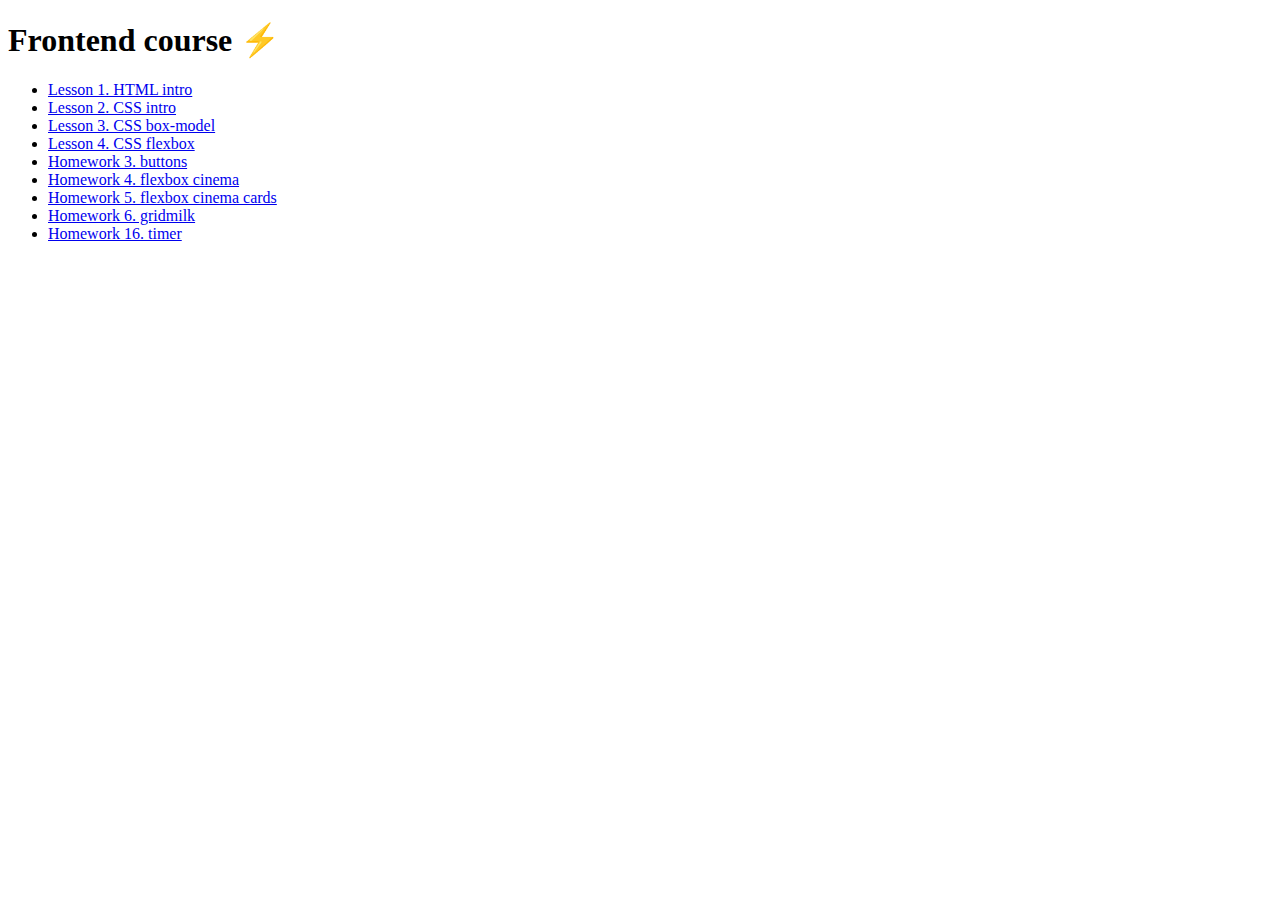
<file: index.html>
<!DOCTYPE html>
<html lang="en">
<head>
  <meta charset="UTF-8">
  <meta name="viewport" content="width=device-width, initial-scale=1.0">
  <title>Frontend course ⚡️</title>
</head>
<body>
  <h1>Frontend course ⚡️</h1>
  <ul>
    <li><a href="lessons/lesson_01/index.html">Lesson 1. HTML intro</a></li>
    <li><a href="lessons/lesson_02/index.html">Lesson 2. CSS intro</a></li>
    <li><a href="lessons/lesson_03/index.html">Lesson 3. CSS box-model</a></li>
    <li><a href="lessons/lesson_04/index.html">Lesson 4. CSS flexbox</a></li>
    <li><a href="homeworks/homework_03/index.html">Homework 3. buttons</a></li>
    <li><a href="homeworks/homework_04/index.html">Homework 4. flexbox cinema</a></li>
    <li><a href="homeworks/homework_05/index.html">Homework 5. flexbox cinema cards</a></li>
    <li><a href="./homeworks/homework_06/index.html">Homework 6. gridmilk</a></li>
    <li><a href="./homeworks/New try/index.html">Homework 16. timer</a></li>
  </ul>

</body>
</html>
</file>
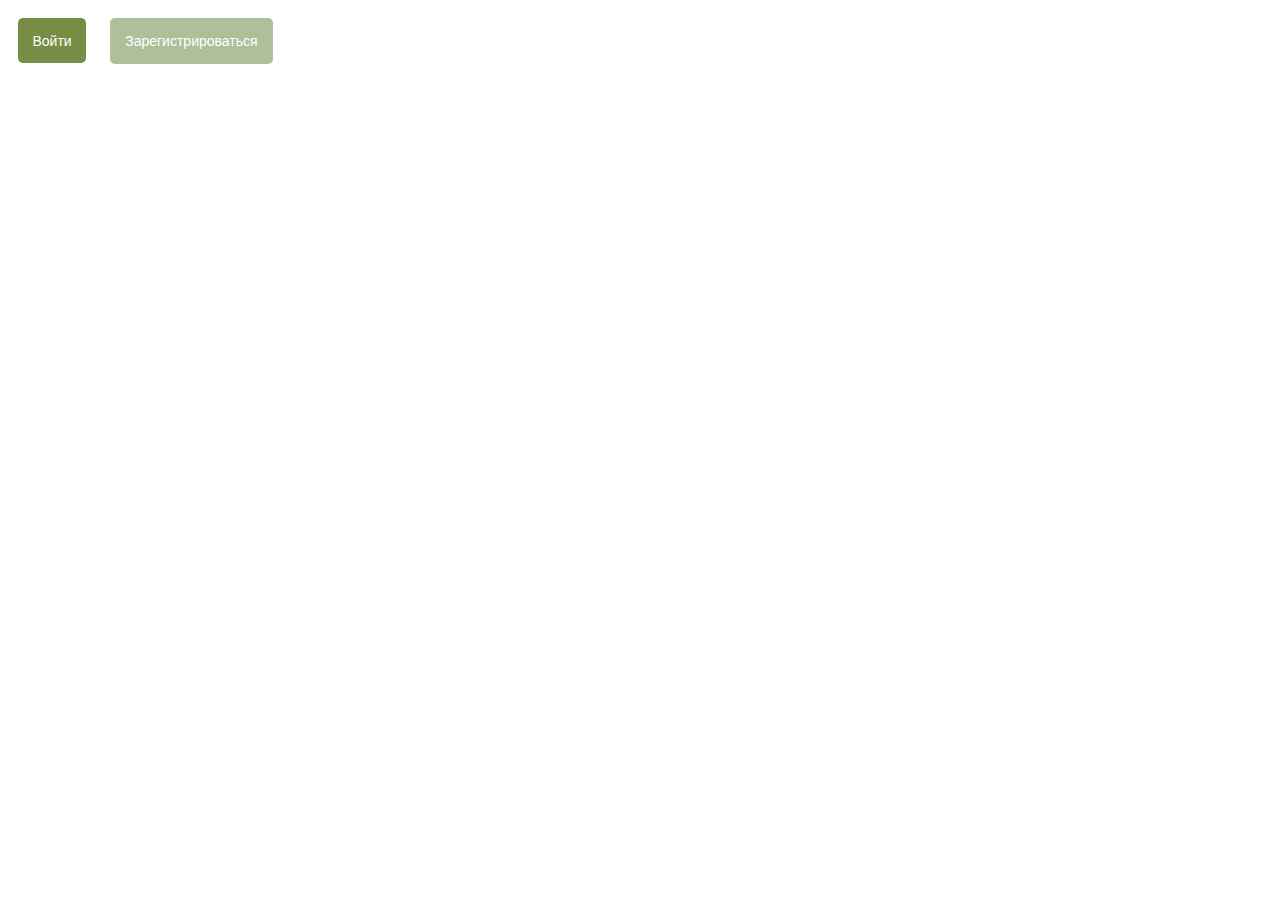
<file: homeworks/homework_03/index.html>
<!DOCTYPE html>
<html lang="en">

  <head>
    <meta charset="UTF-8">
    <meta http-equiv="X-UA-Compatible" content="IE=edge">
    <meta name="viewport" content="width=device-width, initial-scale=1.0">
    <link rel="stylesheet" href="style.css">
    <title>Document</title>

  </head>

  <body>

    <button id="login" class="button green">
      Войти
    </button>

    <a id="registration" class="button light-green">
      Зарегистрироваться
    </a>

  </body>

</html>
</file>
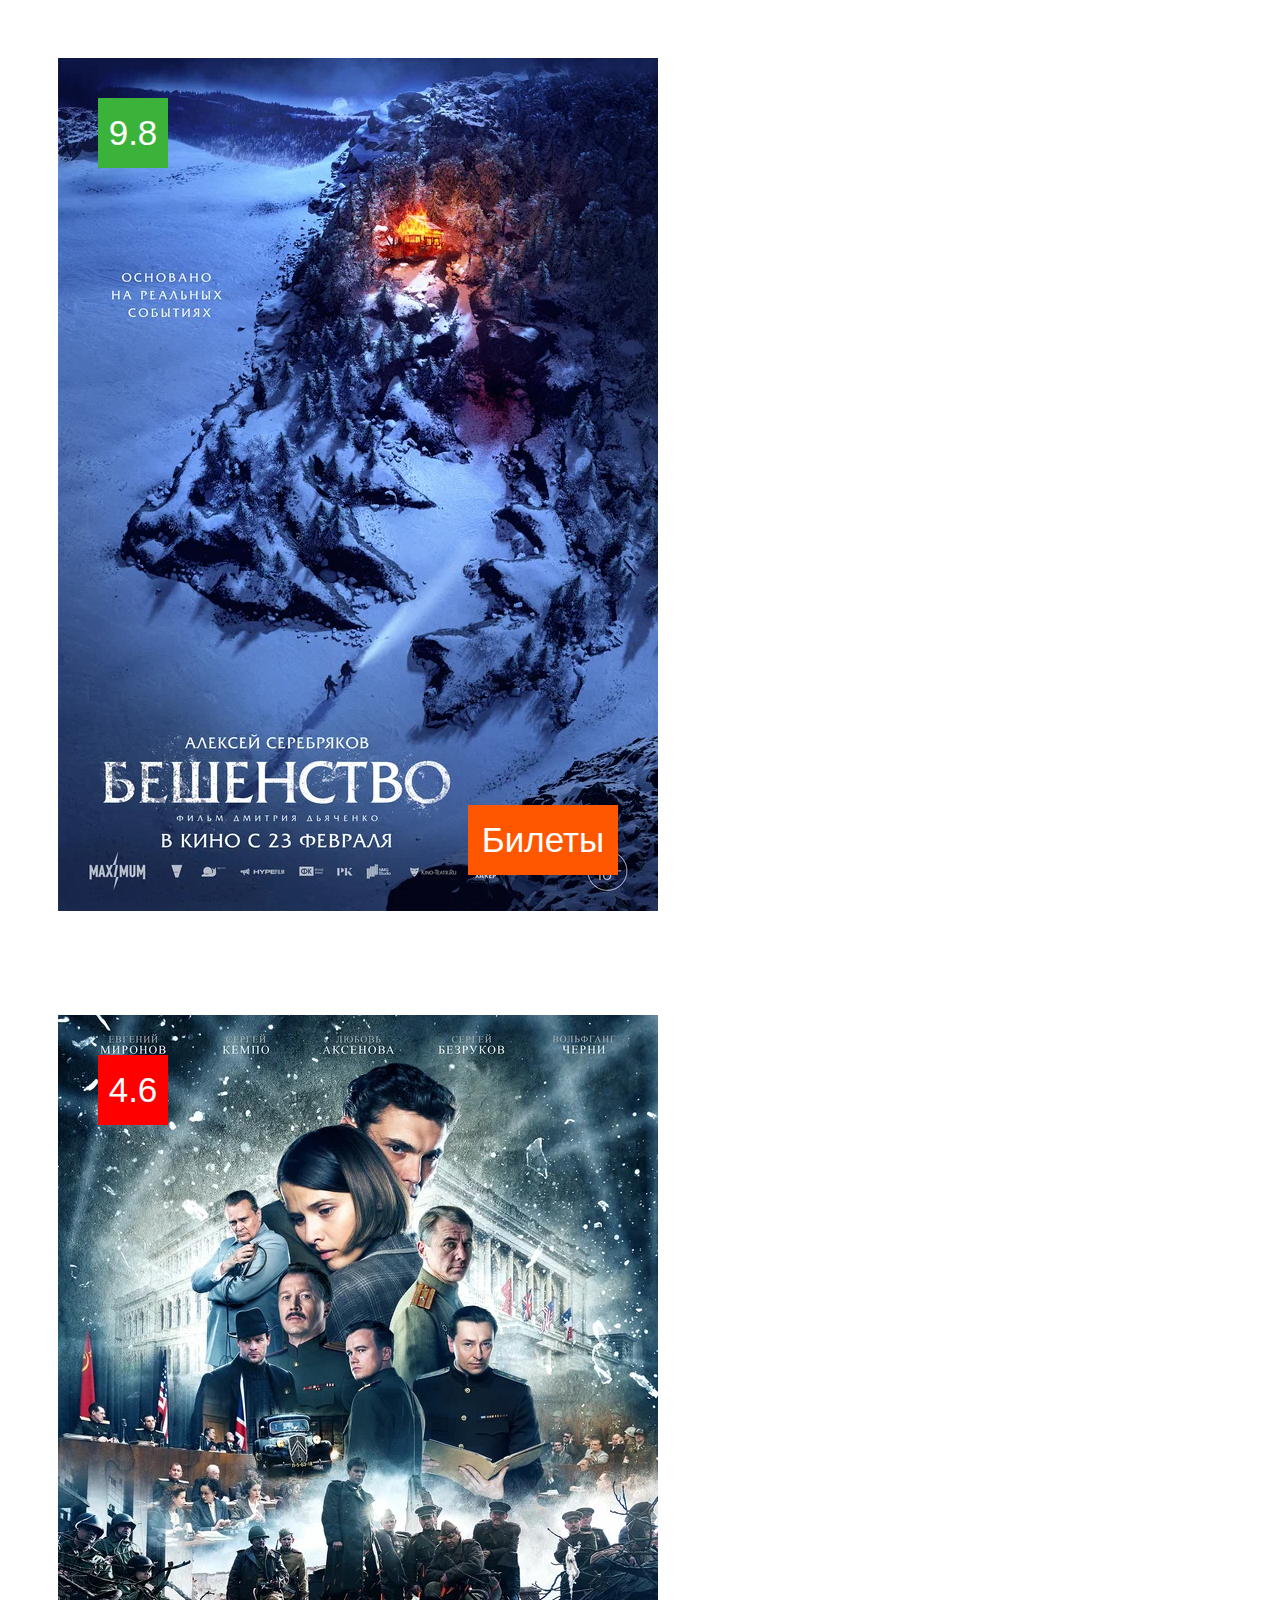
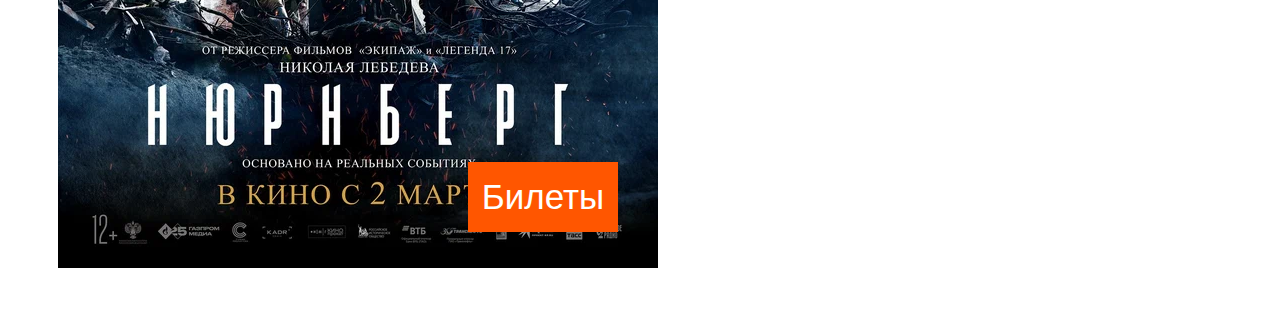
<file: homeworks/homework_05/index.html>
<!DOCTYPE html>
<html lang="en">
<head>
  <meta charset="UTF-8">
  <meta http-equiv="X-UA-Compatible" content="IE=edge">
  <meta name="viewport" content="width=device-width, initial-scale=1.0">
  <link rel="stylesheet" href="style.css">
  <title>Movie</title>
</head>
<body>
  <div>
    <img class="img1" src="./movie1.webp" alt="1" />
    <div class="top-left">
        <span>9.8</span>
    </div>

    <div class="bot-right">
        <span>Билеты</span>
    </div>
</div>
<!-- ----------------------------------------------------- -->

<div>
    <img class="img2" src="./movie2.webp" alt="2" />
    <div class="top-left red">
        <span>4.6</span>
    </div>

    <div class="bot-right">
        <span>Билеты</span>
    </div>
</div>
 
</body>
</html>
</file>
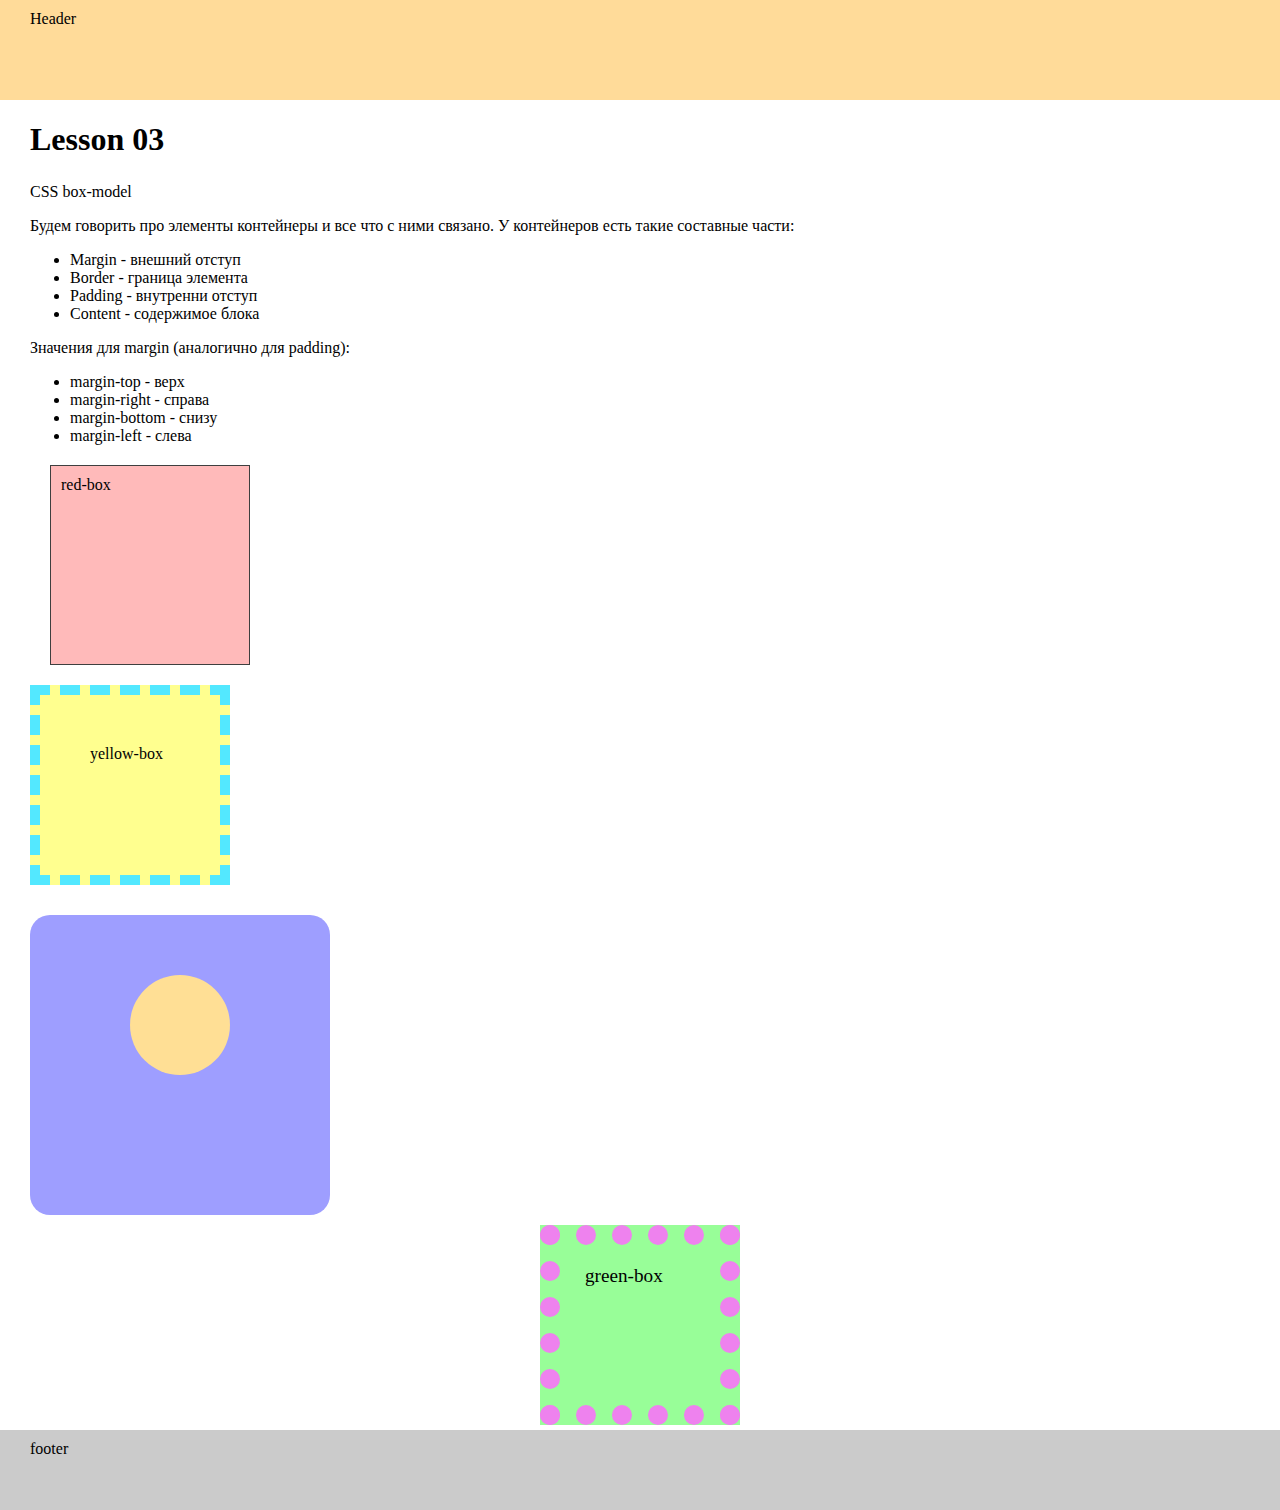
<file: lessons/lesson_03/index.html>
<!DOCTYPE html>
<html lang="en">

  <head>
    <meta charset="UTF-8">
    <meta name="viewport" content="width=device-width, initial-scale=1.0">
    <link rel="stylesheet" href="style.css">
    <title>CSS box-model</title>
  </head>

  <body>
    <!-- header - контейнер-шапка в самом начале нашей странице в котором чаще всего располагается навигационная панель -->
    <header>
      <span>Header</span>
    </header>
    <!-- main - контейнер между header и footer в котором располагается основное содержимое нашего сайта  -->
    <main>
      <h1>Lesson 03</h1>
      <p class="theme-title">CSS box-model</p>
      <p>Будем говорить про элементы контейнеры и все что с ними связано. У контейнеров есть такие составные части:</p>
      <ul>
        <li>Margin - внешний отступ</li>
        <li>Border - граница элемента</li>
        <li>Padding - внутренни отступ</li>
        <li>Content - содержимое блока</li>
      </ul>
      <p>Значения для margin (аналогично для padding):</p>
      <ul>
        <li>margin-top - верх</li>
        <li>margin-right - справа</li>
        <li>margin-bottom - снизу</li>
        <li>margin-left - слева</li>
      </ul>
      <div class="box red-box">
        red-box
      </div>

      <div class="box yellow-box">
        yellow-box
      </div>
      <div class="big-box">
        <div class="small-circle"></div>
      </div>
      <div class="box green-box">
        <p>green-box</p>
      </div>
    </main>
    <footer>
      footer
    </footer>
  </body>

</html>
</file>
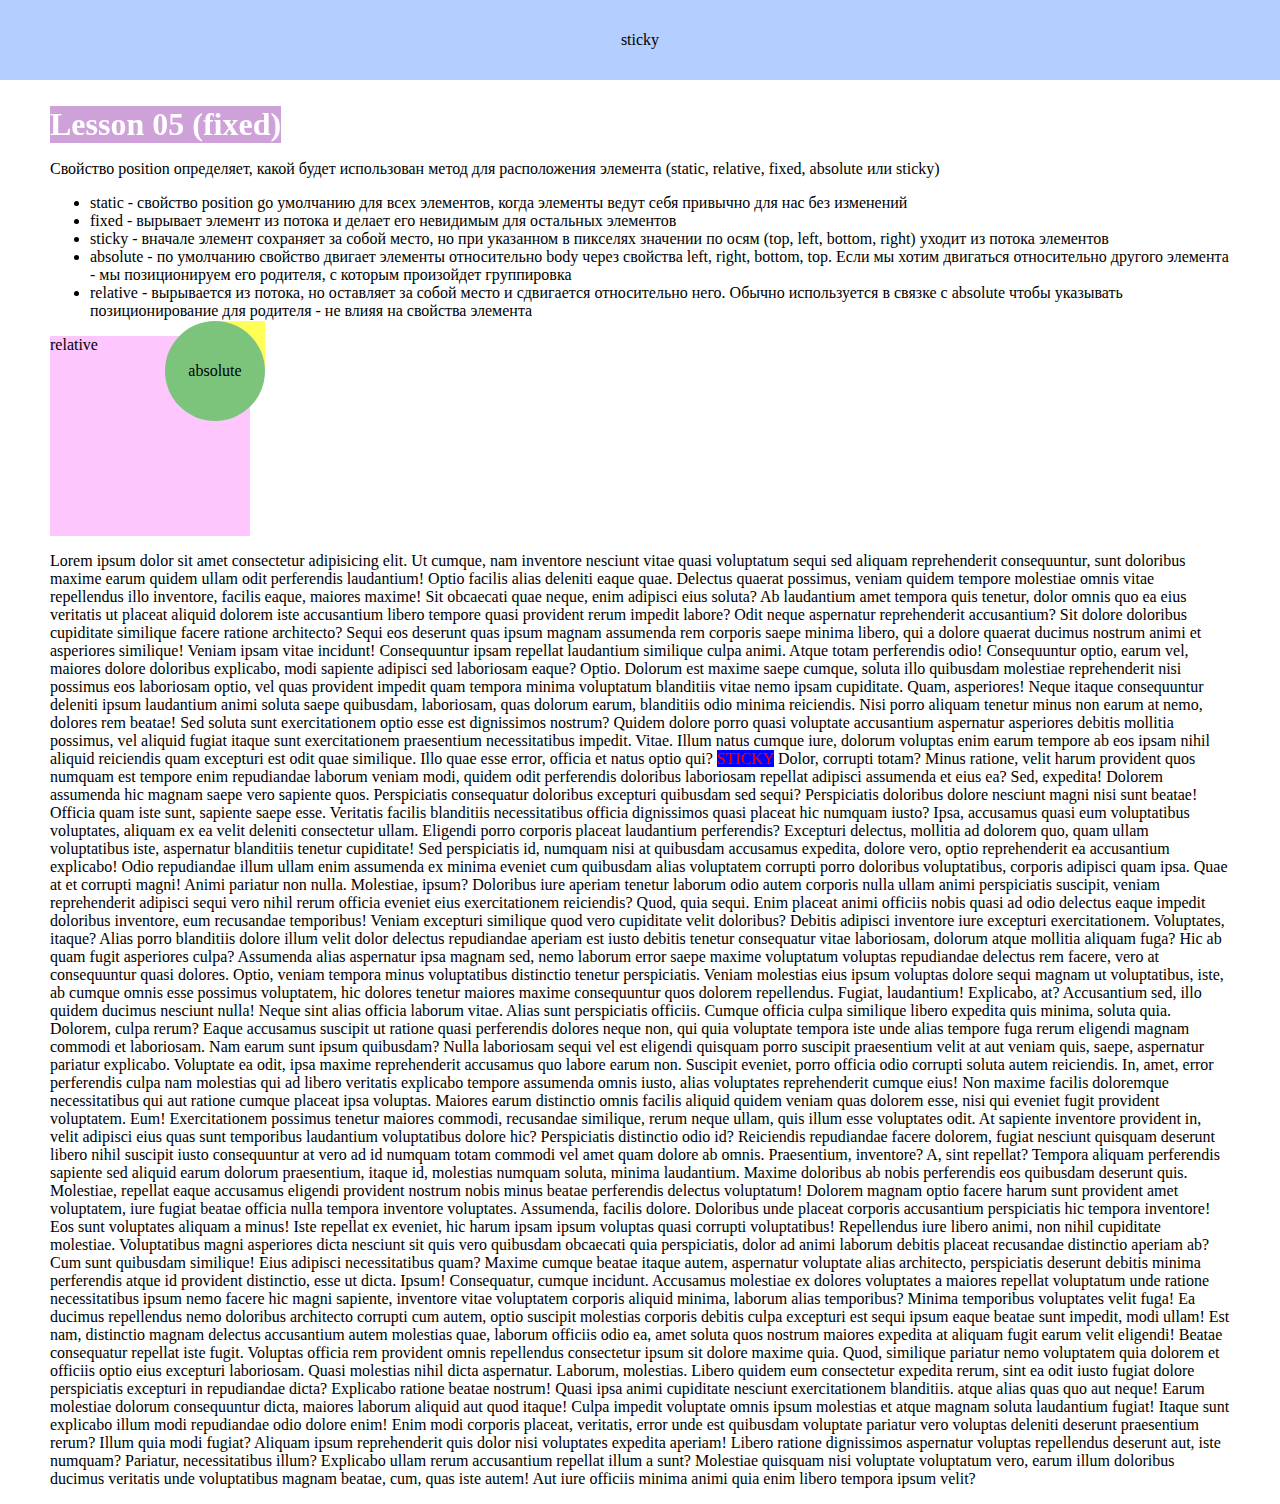
<file: lessons/lesson_05/index.html>
<!DOCTYPE html>
<html lang="en">

  <head>
    <meta charset="UTF-8">
    <meta name="viewport" content="width=device-width, initial-scale=1.0">
    <link rel="stylesheet" href="style.css">
    <title>CSS position</title>
  </head>

  <body>
    <header>
      <span>sticky</span>
    </header>
    <main>
      <!-- <div class="div-init"></div> -->
      <h1 class="fixed-heading">Lesson 05 (fixed)</h1>
      <p class="desc">Свойство position определяет, какой будет использован метод для расположения элемента (static, relative, fixed,
        absolute или sticky)</p>
      <ul>
        <li>static - свойство position gо умолчанию для всех элементов, когда элементы ведут себя привычно для нас без
          изменений</li>
        <li>fixed - вырывает элемент из потока и делает его невидимым для остальных элементов</li>
        <li>sticky - вначале элемент сохраняет за собой место, но при указанном в пикселях значении по осям (top, left, bottom, right) уходит из потока элементов </li>
        <li>absolute - по умолчанию свойство двигает элементы относительно body через свойства left, right, bottom, top. Если мы хотим двигаться относительно другого элемента - мы позиционируем его родителя, с которым произойдет группировка</li>
        <li>relative - вырывается из потока,  но оставляет за собой место и сдвигается относительно него. Обычно используется в связке с absolute чтобы указывать позиционирование для родителя - не влияя на свойства элемента</li>
      </ul>
      <div class="relative-square">
        <span>relative</span>
        <div class="absolute-circle">
          <span>absolute</span>
        </div>
        <div class="absolute-square">

        </div>
      </div>
      <p>Lorem ipsum dolor sit amet consectetur adipisicing elit. Ut cumque, nam inventore nesciunt vitae quasi voluptatum sequi sed aliquam reprehenderit consequuntur, sunt doloribus maxime earum quidem ullam odit perferendis laudantium!
      Optio facilis alias deleniti eaque quae. Delectus quaerat possimus, veniam quidem tempore molestiae omnis vitae repellendus illo inventore, facilis eaque, maiores maxime! Sit obcaecati quae neque, enim adipisci eius soluta?
      Ab laudantium amet tempora quis tenetur, dolor omnis quo ea eius veritatis ut placeat aliquid dolorem iste accusantium libero tempore quasi provident rerum impedit labore? Odit neque aspernatur reprehenderit accusantium?
      Sit dolore doloribus cupiditate similique facere ratione architecto? Sequi eos deserunt quas ipsum magnam assumenda rem corporis saepe minima libero, qui a dolore quaerat ducimus nostrum animi et asperiores similique!
      Veniam ipsam vitae incidunt! Consequuntur ipsam repellat laudantium similique culpa animi. Atque totam perferendis odio! Consequuntur optio, earum vel, maiores dolore doloribus explicabo, modi sapiente adipisci sed laboriosam eaque? Optio.
      Dolorum est maxime saepe cumque, soluta illo quibusdam molestiae reprehenderit nisi possimus eos laboriosam optio, vel quas provident impedit quam tempora minima voluptatum blanditiis vitae nemo ipsam cupiditate. Quam, asperiores!
      Neque itaque consequuntur deleniti ipsum laudantium animi soluta saepe quibusdam, laboriosam, quas dolorum earum, blanditiis odio minima reiciendis. Nisi porro aliquam tenetur minus non earum at nemo, dolores rem beatae!
      Sed soluta sunt exercitationem optio esse est dignissimos nostrum? Quidem dolore porro quasi voluptate accusantium aspernatur asperiores debitis mollitia possimus, vel aliquid fugiat itaque sunt exercitationem praesentium necessitatibus impedit. Vitae.
      Illum natus cumque iure, dolorum voluptas enim earum tempore ab eos ipsam nihil aliquid reiciendis quam excepturi est odit quae similique. Illo quae esse error, officia et natus optio qui?
      <span class="sticky">STICKY</span>
      Dolor, corrupti totam? Minus ratione, velit harum provident quos numquam est tempore enim repudiandae laborum veniam modi, quidem odit perferendis doloribus laboriosam repellat adipisci assumenda et eius ea? Sed, expedita!
      Dolorem assumenda hic magnam saepe vero sapiente quos. Perspiciatis consequatur doloribus excepturi quibusdam sed sequi? Perspiciatis doloribus dolore nesciunt magni nisi sunt beatae! Officia quam iste sunt, sapiente saepe esse.
      Veritatis facilis blanditiis necessitatibus officia dignissimos quasi placeat hic numquam iusto? Ipsa, accusamus quasi eum voluptatibus voluptates, aliquam ex ea velit deleniti consectetur ullam. Eligendi porro corporis placeat laudantium perferendis?
      Excepturi delectus, mollitia ad dolorem quo, quam ullam voluptatibus iste, aspernatur blanditiis tenetur cupiditate! Sed perspiciatis id, numquam nisi at quibusdam accusamus expedita, dolore vero, optio reprehenderit ea accusantium explicabo!
      Odio repudiandae illum ullam enim assumenda ex minima eveniet cum quibusdam alias voluptatem corrupti porro doloribus voluptatibus, corporis adipisci quam ipsa. Quae at et corrupti magni! Animi pariatur non nulla.
      Molestiae, ipsum? Doloribus iure aperiam tenetur laborum odio autem corporis nulla ullam animi perspiciatis suscipit, veniam reprehenderit adipisci sequi vero nihil rerum officia eveniet eius exercitationem reiciendis? Quod, quia sequi.
      Enim placeat animi officiis nobis quasi ad odio delectus eaque impedit doloribus inventore, eum recusandae temporibus! Veniam excepturi similique quod vero cupiditate velit doloribus? Debitis adipisci inventore iure excepturi exercitationem.
      Voluptates, itaque? Alias porro blanditiis dolore illum velit dolor delectus repudiandae aperiam est iusto debitis tenetur consequatur vitae laboriosam, dolorum atque mollitia aliquam fuga? Hic ab quam fugit asperiores culpa?
      Assumenda alias aspernatur ipsa magnam sed, nemo laborum error saepe maxime voluptatum voluptas repudiandae delectus rem facere, vero at consequuntur quasi dolores. Optio, veniam tempora minus voluptatibus distinctio tenetur perspiciatis.
      Veniam molestias eius ipsum voluptas dolore sequi magnam ut voluptatibus, iste, ab cumque omnis esse possimus voluptatem, hic dolores tenetur maiores maxime consequuntur quos dolorem repellendus. Fugiat, laudantium! Explicabo, at?
      Accusantium sed, illo quidem ducimus nesciunt nulla! Neque sint alias officia laborum vitae. Alias sunt perspiciatis officiis. Cumque officia culpa similique libero expedita quis minima, soluta quia. Dolorem, culpa rerum?
      Eaque accusamus suscipit ut ratione quasi perferendis dolores neque non, qui quia voluptate tempora iste unde alias tempore fuga rerum eligendi magnam commodi et laboriosam. Nam earum sunt ipsum quibusdam?
      Nulla laboriosam sequi vel est eligendi quisquam porro suscipit praesentium velit at aut veniam quis, saepe, aspernatur pariatur explicabo. Voluptate ea odit, ipsa maxime reprehenderit accusamus quo labore earum non.
      Suscipit eveniet, porro officia odio corrupti soluta autem reiciendis. In, amet, error perferendis culpa nam molestias qui ad libero veritatis explicabo tempore assumenda omnis iusto, alias voluptates reprehenderit cumque eius!
      Non maxime facilis doloremque necessitatibus qui aut ratione cumque placeat ipsa voluptas. Maiores earum distinctio omnis facilis aliquid quidem veniam quas dolorem esse, nisi qui eveniet fugit provident voluptatem. Eum!
      Exercitationem possimus tenetur maiores commodi, recusandae similique, rerum neque ullam, quis illum esse voluptates odit. At sapiente inventore provident in, velit adipisci eius quas sunt temporibus laudantium voluptatibus dolore hic?
      Perspiciatis distinctio odio id? Reiciendis repudiandae facere dolorem, fugiat nesciunt quisquam deserunt libero nihil suscipit iusto consequuntur at vero ad id numquam totam commodi vel amet quam dolore ab omnis.
      Praesentium, inventore? A, sint repellat? Tempora aliquam perferendis sapiente sed aliquid earum dolorum praesentium, itaque id, molestias numquam soluta, minima laudantium. Maxime doloribus ab nobis perferendis eos quibusdam deserunt quis.
      Molestiae, repellat eaque accusamus eligendi provident nostrum nobis minus beatae perferendis delectus voluptatum! Dolorem magnam optio facere harum sunt provident amet voluptatem, iure fugiat beatae officia nulla tempora inventore voluptates.
      Assumenda, facilis dolore. Doloribus unde placeat corporis accusantium perspiciatis hic tempora inventore! Eos sunt voluptates aliquam a minus! Iste repellat ex eveniet, hic harum ipsam ipsum voluptas quasi corrupti voluptatibus!
      Repellendus iure libero animi, non nihil cupiditate molestiae. Voluptatibus magni asperiores dicta nesciunt sit quis vero quibusdam obcaecati quia perspiciatis, dolor ad animi laborum debitis placeat recusandae distinctio aperiam ab?
      Cum sunt quibusdam similique! Eius adipisci necessitatibus quam? Maxime cumque beatae itaque autem, aspernatur voluptate alias architecto, perspiciatis deserunt debitis minima perferendis atque id provident distinctio, esse ut dicta. Ipsum!
      Consequatur, cumque incidunt. Accusamus molestiae ex dolores voluptates a maiores repellat voluptatum unde ratione necessitatibus ipsum nemo facere hic magni sapiente, inventore vitae voluptatem corporis aliquid minima, laborum alias temporibus?
      Minima temporibus voluptates velit fuga! Ea ducimus repellendus nemo doloribus architecto corrupti cum autem, optio suscipit molestias corporis debitis culpa excepturi est sequi ipsum eaque beatae sunt impedit, modi ullam!
      Est nam, distinctio magnam delectus accusantium autem molestias quae, laborum officiis odio ea, amet soluta quos nostrum maiores expedita at aliquam fugit earum velit eligendi! Beatae consequatur repellat iste fugit.
      Voluptas officia rem provident omnis repellendus consectetur ipsum sit dolore maxime quia. Quod, similique pariatur nemo voluptatem quia dolorem et officiis optio eius excepturi laboriosam. Quasi molestias nihil dicta aspernatur.
      Laborum, molestias. Libero quidem eum consectetur expedita rerum, sint ea odit iusto fugiat dolore perspiciatis excepturi in repudiandae dicta? Explicabo ratione beatae nostrum! Quasi ipsa animi cupiditate nesciunt exercitationem blanditiis.
    atque alias quas quo aut neque! Earum molestiae dolorum consequuntur dicta, maiores laborum aliquid aut quod itaque! Culpa impedit voluptate omnis ipsum molestias et atque magnam soluta laudantium fugiat!
      Itaque sunt explicabo illum modi repudiandae odio dolore enim! Enim modi corporis placeat, veritatis, error unde est quibusdam voluptate pariatur vero voluptas deleniti deserunt praesentium rerum? Illum quia modi fugiat?
      Aliquam ipsum reprehenderit quis dolor nisi voluptates expedita aperiam! Libero ratione dignissimos aspernatur voluptas repellendus deserunt aut, iste numquam? Pariatur, necessitatibus illum? Explicabo ullam rerum accusantium repellat illum a sunt?
      Molestiae quisquam nisi voluptate voluptatum vero, earum illum doloribus ducimus veritatis unde voluptatibus magnam beatae, cum, quas iste autem! Aut iure officiis minima animi quia enim libero tempora ipsum velit?</p>

    </main>

  </body>

</html>
</file>
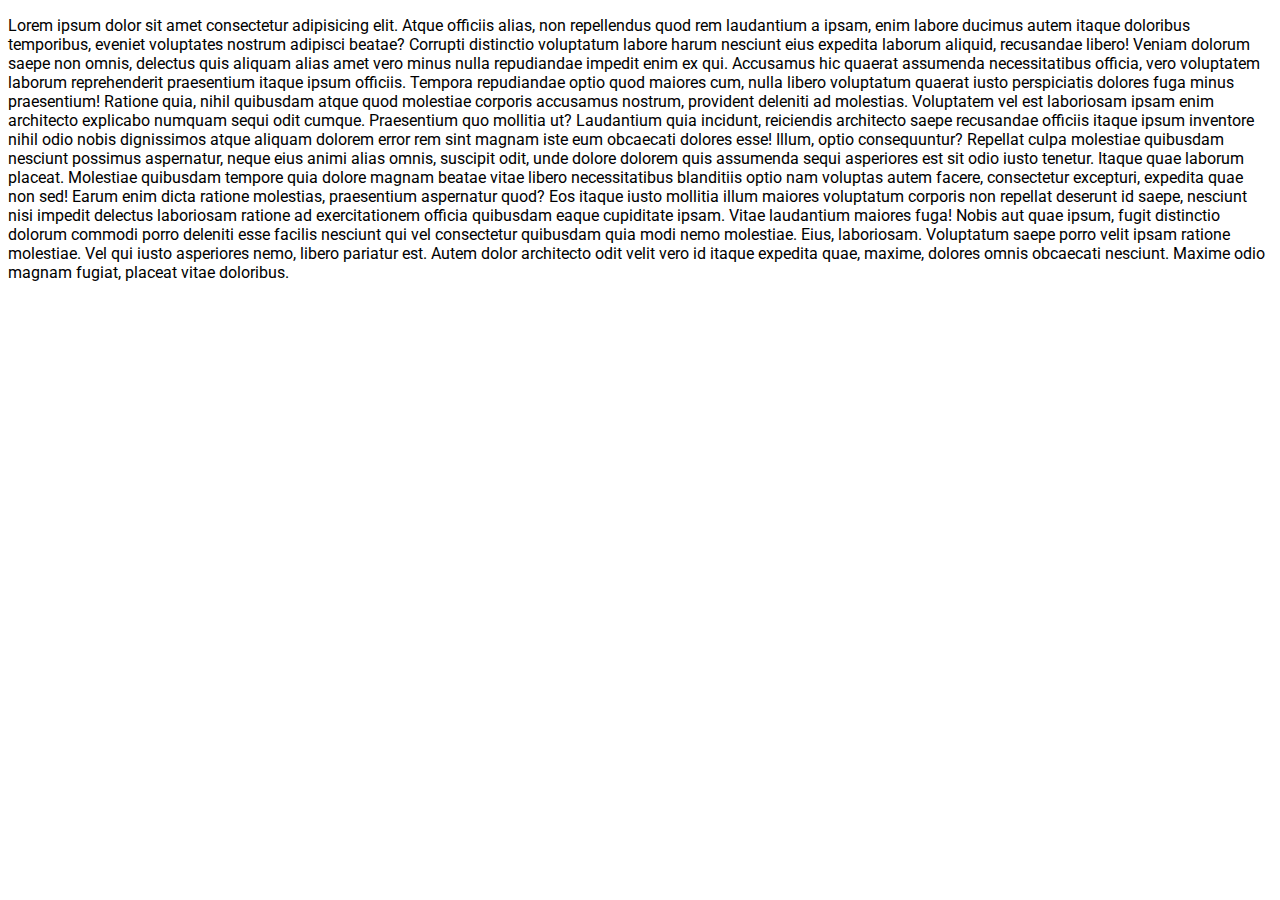
<file: lessons/lesson_07/index.html>
<!DOCTYPE html>
<html lang="en">
<head>
    <link rel="preconnect" href="https://fonts.googleapis.com">
<link rel="preconnect" href="https://fonts.gstatic.com" crossorigin>
<link href="https://fonts.googleapis.com/css2?family=Roboto:ital,wght@0,100;0,300;0,400;0,500;0,700;0,900;1,100;1,300;1,400;1,500;1,700;1,900&display=swap" rel="stylesheet">
    <meta charset="UTF-8">
    <meta name="viewport" content="width=device-width, initial-scale=1.0">
    <link rel="stylesheet" href="style.css">
    <title>Document</title>
</head>
<body>

    <p>Lorem ipsum dolor sit amet consectetur adipisicing elit. Atque officiis alias, non repellendus quod rem laudantium a ipsam, enim labore ducimus autem itaque doloribus temporibus, eveniet voluptates nostrum adipisci beatae?
    Corrupti distinctio voluptatum labore harum nesciunt eius expedita laborum aliquid, recusandae libero! Veniam dolorum saepe non omnis, delectus quis aliquam alias amet vero minus nulla repudiandae impedit enim ex qui.
    Accusamus hic quaerat assumenda necessitatibus officia, vero voluptatem laborum reprehenderit praesentium itaque ipsum officiis. Tempora repudiandae optio quod maiores cum, nulla libero voluptatum quaerat iusto perspiciatis dolores fuga minus praesentium!
    Ratione quia, nihil quibusdam atque quod molestiae corporis accusamus nostrum, provident deleniti ad molestias. Voluptatem vel est laboriosam ipsam enim architecto explicabo numquam sequi odit cumque. Praesentium quo mollitia ut?
    Laudantium quia incidunt, reiciendis architecto saepe recusandae officiis itaque ipsum inventore nihil odio nobis dignissimos atque aliquam dolorem error rem sint magnam iste eum obcaecati dolores esse! Illum, optio consequuntur?
    Repellat culpa molestiae quibusdam nesciunt possimus aspernatur, neque eius animi alias omnis, suscipit odit, unde dolore dolorem quis assumenda sequi asperiores est sit odio iusto tenetur. Itaque quae laborum placeat.
    Molestiae quibusdam tempore quia dolore magnam beatae vitae libero necessitatibus blanditiis optio nam voluptas autem facere, consectetur excepturi, expedita quae non sed! Earum enim dicta ratione molestias, praesentium aspernatur quod?
    Eos itaque iusto mollitia illum maiores voluptatum corporis non repellat deserunt id saepe, nesciunt nisi impedit delectus laboriosam ratione ad exercitationem officia quibusdam eaque cupiditate ipsam. Vitae laudantium maiores fuga!
    Nobis aut quae ipsum, fugit distinctio dolorum commodi porro deleniti esse facilis nesciunt qui vel consectetur quibusdam quia modi nemo molestiae. Eius, laboriosam. Voluptatum saepe porro velit ipsam ratione molestiae.
    Vel qui iusto asperiores nemo, libero pariatur est. Autem dolor architecto odit velit vero id itaque expedita quae, maxime, dolores omnis obcaecati nesciunt. Maxime odio magnam fugiat, placeat vitae doloribus.</p>
    
</body>
</html>
</file>
<file: homeworks/homework_03/style.css>
/* ваше решение здесь */
* {
  box-sizing: border-box;
}

a {
  background-color: #AEC09A;
}

button {
  background-color: #778D45;
  border: none;
}

.button {
  font-family: Arial, Helvetica, sans-serif;
  font-size: 14px;
  padding: 15px;
  margin: 10px;
  color: white;
  border-radius: 5px;
  cursor: pointer;
}

.green {
  padding: 14.5px;
}

.green:hover {
  cursor: pointer;
}

.light-green:hover {
  color: black;
}
</file>
<file: homeworks/homework_05/style.css>
img {
    padding: 50px;

}

div {
    position: relative;
    width: fit-content;
    height: fit-content;
}

.top-left {
    display: flex;
    justify-content: center;
    align-items: center;
    height: 70px;
    width: 70px;
    font-size: 35px;
    font-family: Arial, "Helvetica Neue", Helvetica, sans-serif;
    position: absolute;
    top: 90px;
    left: 90px;
    background-color: rgb(59, 179, 58);
    color: white;
}

.bot-right {
    position: absolute;
    bottom: 90px;
    right: 90px;
    display: flex;
    justify-content: center;
    align-items: center;
    height: 70px;
    width: 150px;
    background-color: rgb(255, 86, 0);
    color: white;
    font-family: Arial, Helvetica, sans-serif;
    font-size: 35px;
}

.red {
    background-color: rgb(255, 0, 0);
}
</file>
<file: lessons/lesson_03/style.css>
* {
  /* это свойство убирает поведение padding по умолчанию: внутренние отступы не будут изменять физический размер элементов */
  box-sizing: border-box;
}

body {
  margin: 0;
  /* padding-left: 30px;
  padding-right: 30px; */
}

header {
  height: 100px;
  width: 100%;
  padding: 10px 30px;
  background-color: rgb(255, 219, 153);
}

main {
  padding: 0px 30px;
}

h1 {
  margin-bottom: 25px;
}

.theme-title {
  /* значение верхнего внешнего отступа */
  margin-top: 0px;
}

.big-box {
  margin-top: 30px;
  padding-top: 60px;
  background-color: rgb(158, 158, 255);
  width: 300px;
  height: 300px;
  /* закругление краев контейнера */
  border-radius: 20px;
}

.small-circle {
  margin: auto;
  height: 100px;
  width: 100px;
  background-color: #ffdf95;
  /* при закруглении 50% - мы превратим квадрат в круг */
  border-radius: 50%;
}


.box {
  width: 200px;
  height: 200px;
}

.red-box {
  margin: 20px;
  padding: 10px;
  border: 1px solid rgb(63, 63, 63);
  background-color: rgb(255, 186, 186);
}

.green-box {
  /* мы можем указывать значения нескольких отступов по порядку через пробел: top, right, bottom, left (по часовой стрелке)  */
  margin: 10px auto 5px;
  border: 20px dotted violet;
  background-color: rgb(152, 254, 152);
  padding-left: 25px;
}

.green-box > p {
  font-size: larger;
}

.yellow-box {
  border: 10px dashed rgb(83, 232, 255);
  padding: 50px;
  background-color: rgb(255, 255, 143);
}

footer {
  padding: 10px 30px;
  height: 80px;
  background-color: rgb(203, 203, 203);
  width: 100%;
}
</file>
<file: lessons/lesson_05/style.css>
* {
  box-sizing: border-box;
}

body {
  margin: 0;
}

header {
  width: 100%;
  height: 80px;
  display: flex;
  justify-content: center;
  align-items: center;
  /* position: fixed; */
  /* указываем чтобы прибить header к верху сайта */
  position: sticky;
  /* значения глубины при наложении элементов */
  z-index: 5;
  /* обязательно указываем значение при котором sticky выходит из потока элементов и уступает своем место */
  top: 0px;
  background-color: rgb(179, 206, 255);
}

main {
  padding: 0px 50px;
}

/* .div-init {
  width: 100%;
  height: 80px;
} */

.sticky {
  background-color: blue;
  color: red;
  position: sticky;
  top: 200px;
}

.absolute-circle {
  position: absolute;
  z-index: 1;
  top: -15px;
  right: -15px;
  display: flex;
  justify-content: center;
  align-items: center;
  height: 100px;
  width: 100px;
  background-color: rgb(124, 196, 124);
  border-radius: 50%;
}


h1 {
  margin-bottom: 10px;
}

.desc {
  margin-top: 80px;
}

.fixed-heading {
  position: fixed;
  z-index: 4;
  top: 85px;
  background-color: rgb(207, 161, 217);
  color: rgb(255, 255, 255);

}

.relative-square {
  position: relative;
  width: 200px;
  height: 200px;
  background-color: rgb(253, 199, 253);
}

.absolute-square {
  position: absolute;
  z-index: -1;
  top: -15px;
  right: -15px;
  width: 50px;
  height: 50px;
  background-color: rgb(255, 255, 87);
}
</file>
<file: lessons/lesson_07/style.css>
body {
    font-family: "Roboto", system-ui;
}
</file>
